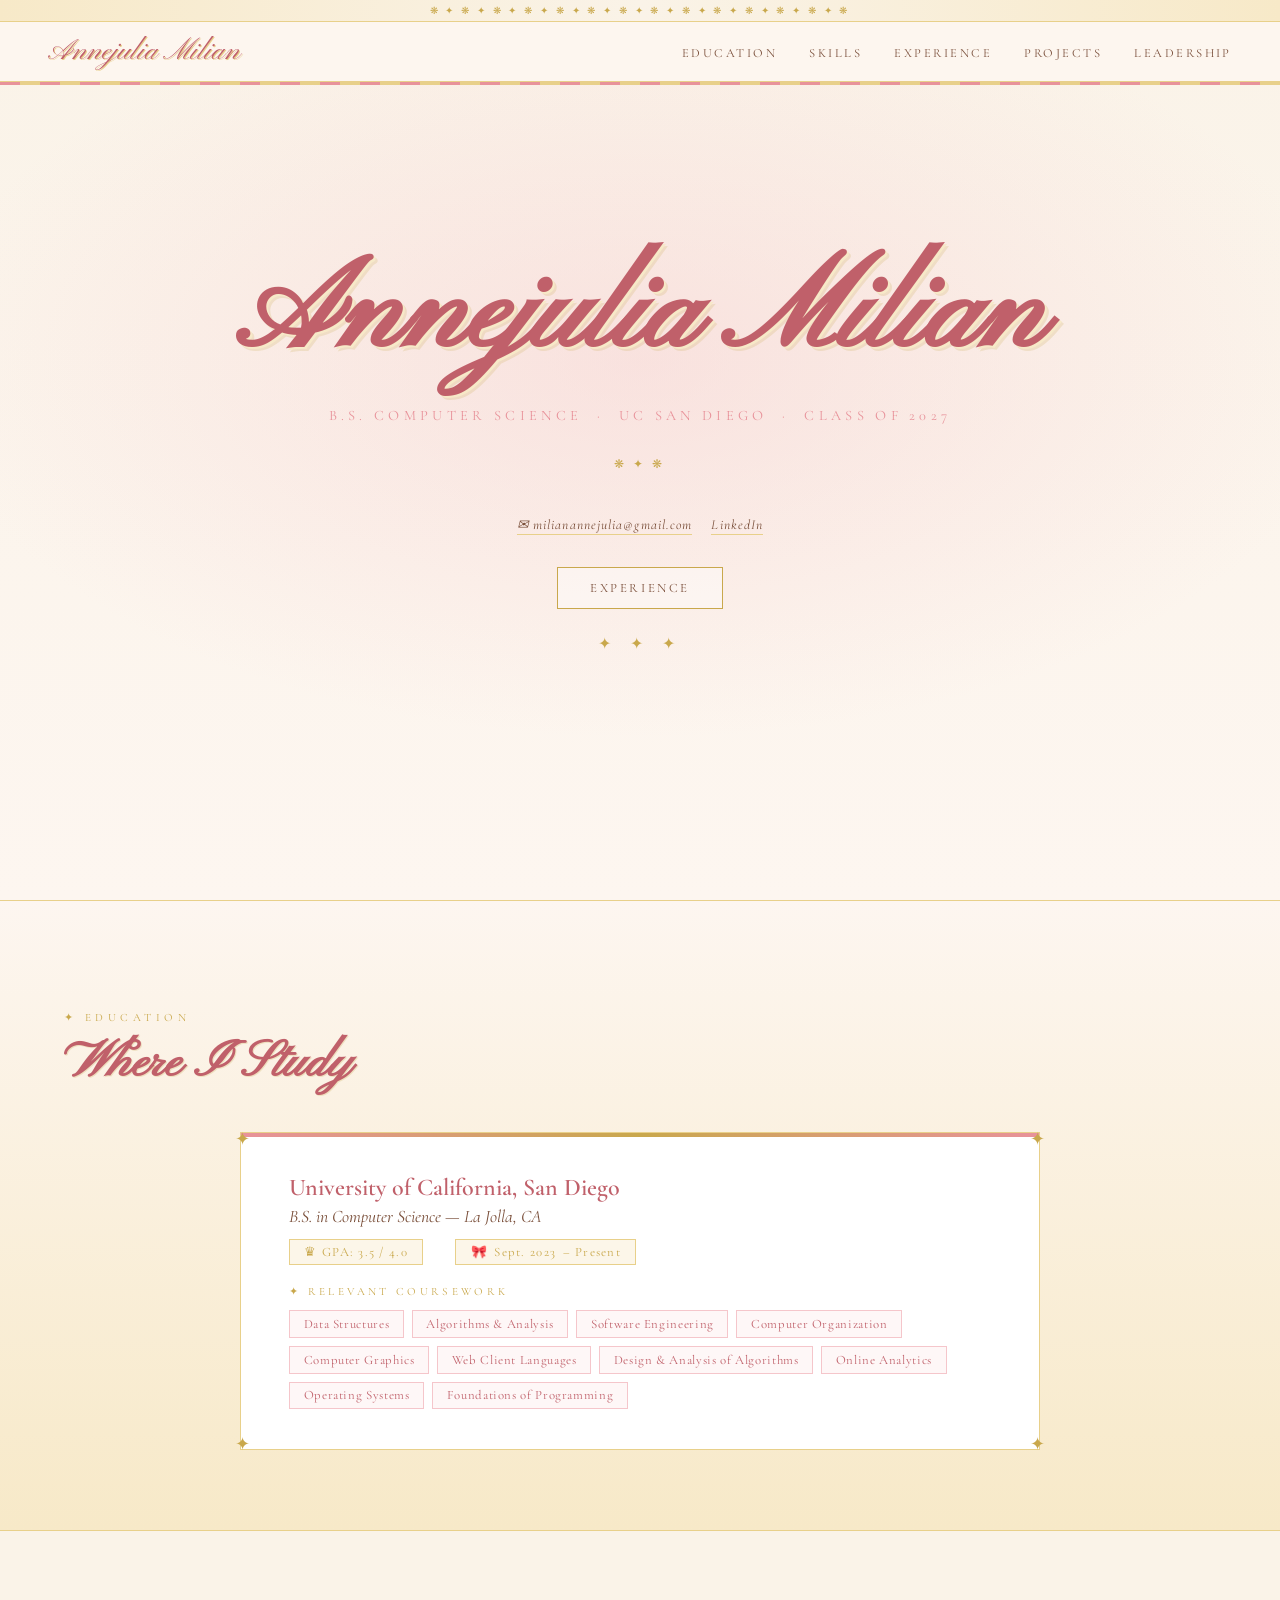
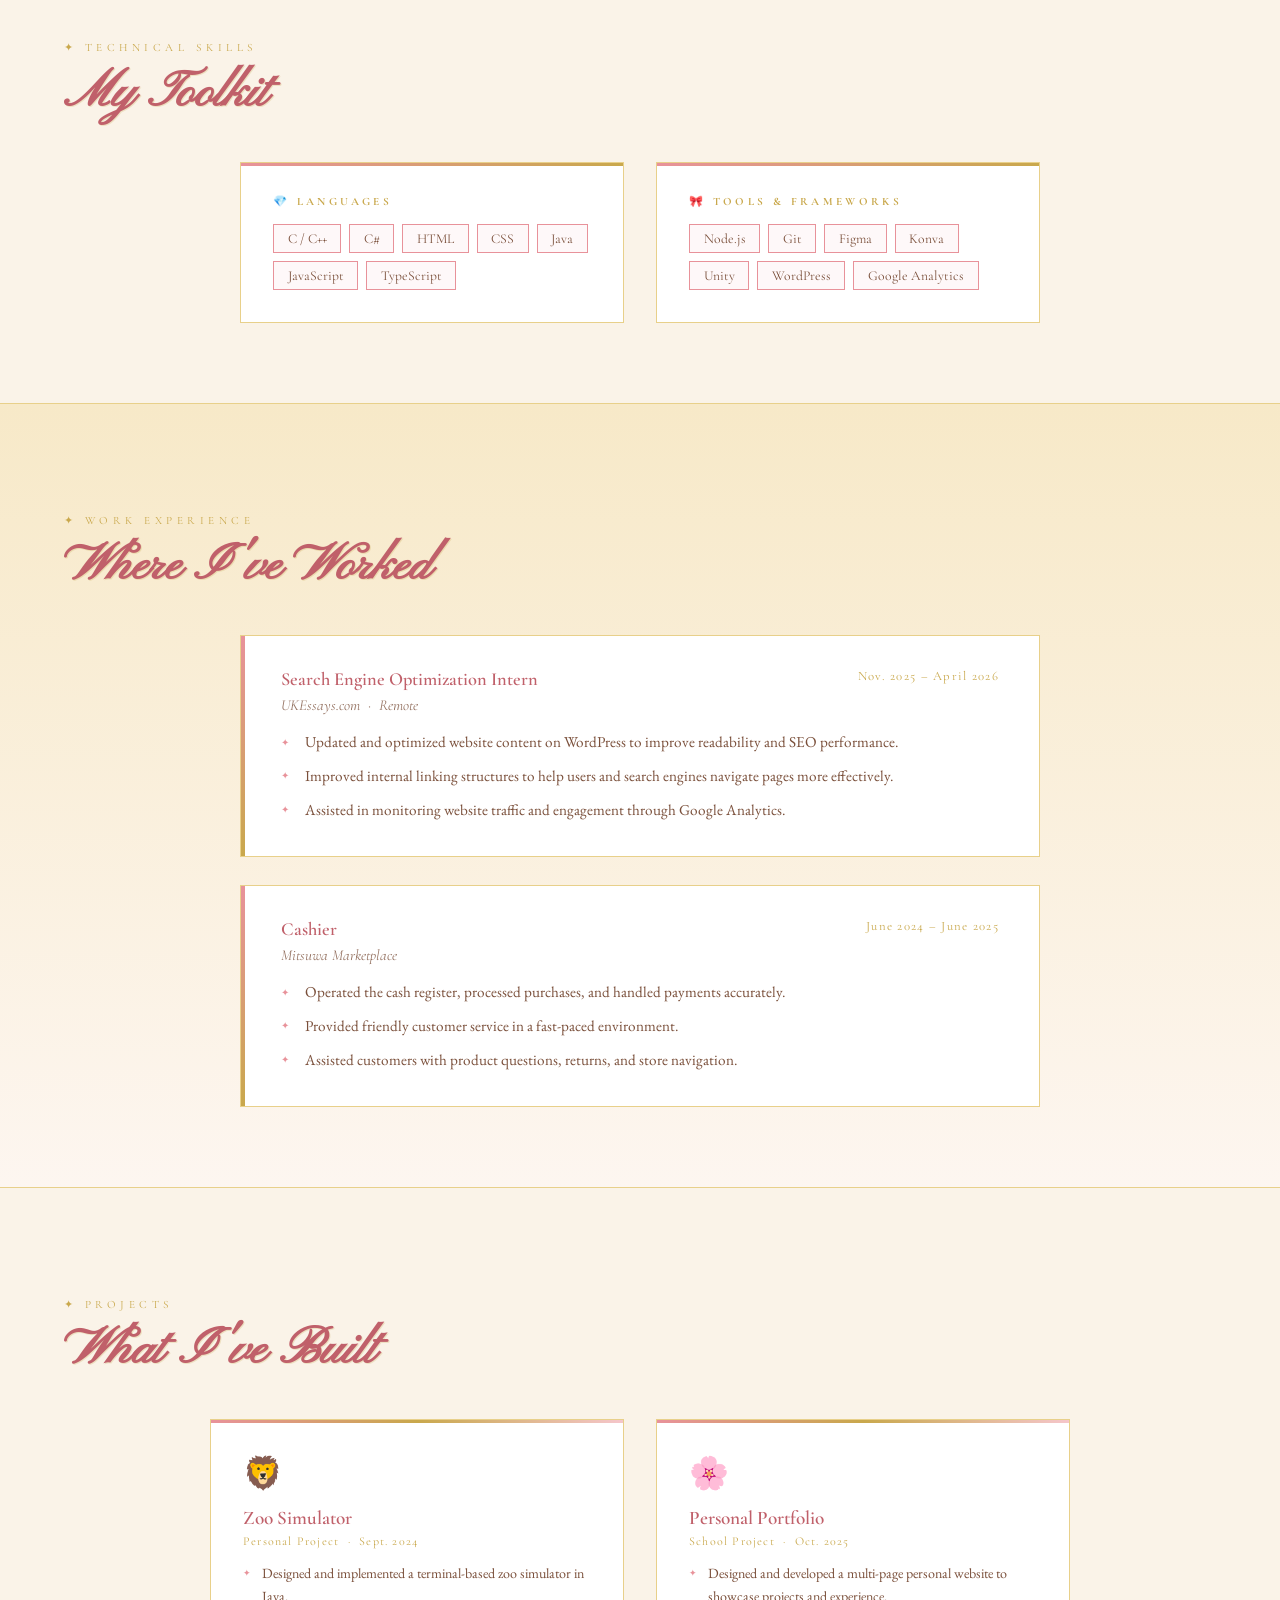
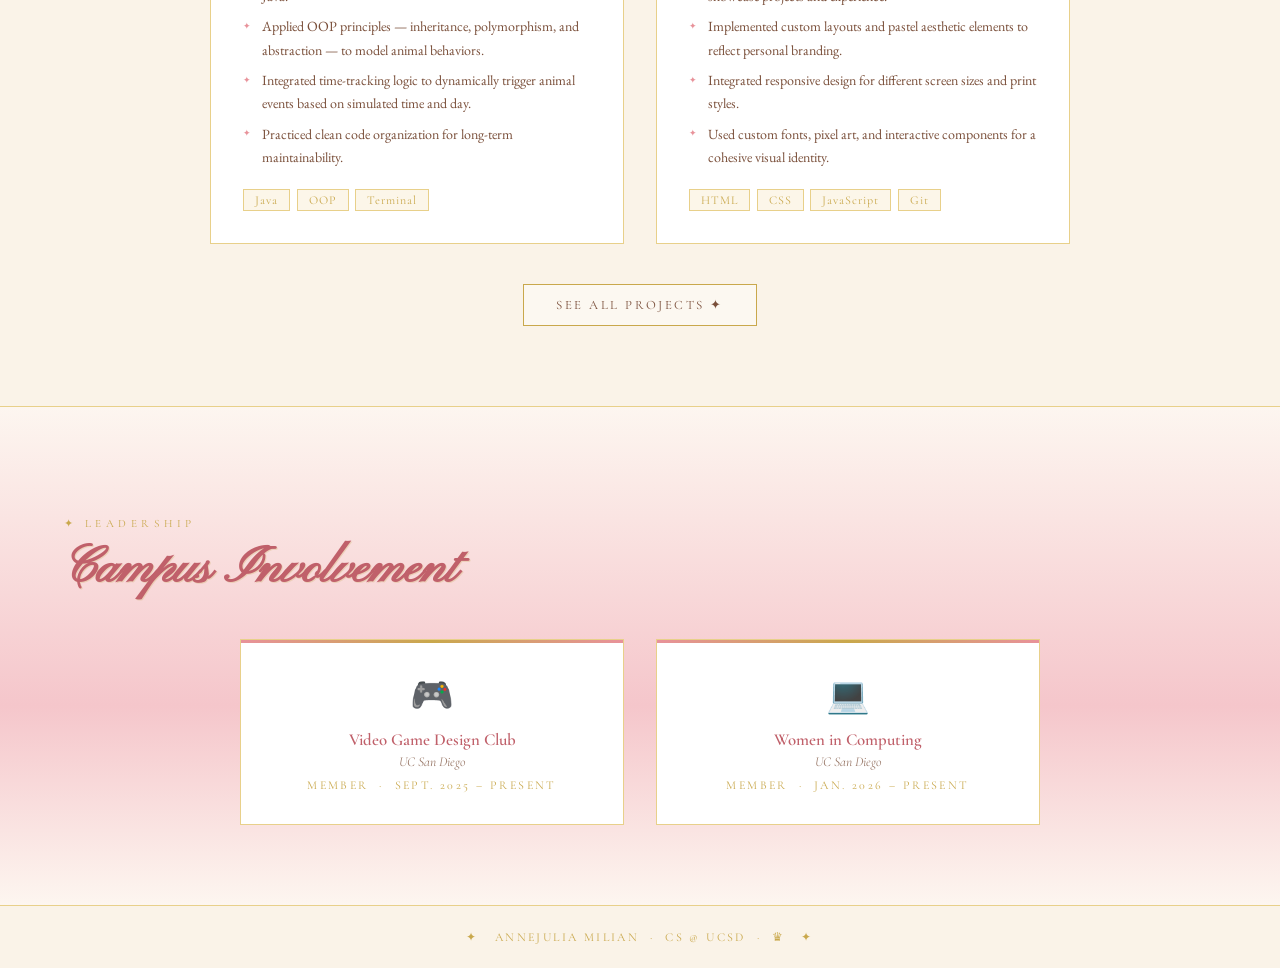
<file: index.html>
<!DOCTYPE html>
<html lang="en">
<head>
  <meta charset="UTF-8"/>
  <meta name="viewport" content="width=device-width, initial-scale=1.0"/>
  <title>Annejulia Milian — Personal Portfolio</title>
  <meta name="description" content="Personal portfolio of Annejulia Milian, BS Computer Science student at UC San Diego, Class of 2027."/>
  <link href="https://fonts.googleapis.com/css2?family=Cormorant+Garamond:ital,wght@0,300;0,400;0,600;1,300;1,400&family=EB+Garamond:ital,wght@0,400;1,400&family=Pinyon+Script&display=swap" rel="stylesheet"/>
  <link rel="stylesheet" href="./stylesheet.css"/>
  <link rel="icon" type="image/x-icon" href="./favicon.ico"/>
  <script async src="https://www.googletagmanager.com/gtag/js?id=G-FR966QTL5C"></script>
  <script>
    window.dataLayer = window.dataLayer || [];
    function gtag(){dataLayer.push(arguments);}
    gtag('js', new Date());
    gtag('config', 'G-68Z6XDDH7T');
  </script>
</head>
<body>
  <header>
    <nav aria-label="Primary navigation">
      <a href="#hero" class="nav-logo">Annejulia Milian</a>

      <button class="nav-toggle" aria-controls="nav-menu" aria-expanded="false" aria-label="Open navigation menu">
        <span aria-hidden="true"></span>
        <span aria-hidden="true"></span>
        <span aria-hidden="true"></span>
      </button>

      <ul class="nav-links" id="nav-menu" role="list">
        <li><a href="#education">Education</a></li>
        <li><a href="#skills">Skills</a></li>
        <li><a href="#experience">Experience</a></li>
        <li><a href="#projects">Projects</a></li>
        <li><a href="#leadership">Leadership</a></li>
      </ul>
    </nav>
  </header>

  <main>
    <section id="hero" aria-labelledby="hero-name">
      <h1 id="hero-name">Annejulia Milian</h1>
      <br>
      <p class="hero-sub">B.S. Computer Science &nbsp;·&nbsp; UC San Diego &nbsp;·&nbsp; Class of 2027</p>

      <div class="hero-divider" aria-hidden="true">
        <span class="divider-gem">❋ ✦ ❋</span>
      </div>

      <address class="hero-contact fade-up delay-1">
        <a href="mailto:milianannejulia@gmail.com">✉ milianannejulia@gmail.com</a>
        <a href="https://www.linkedin.com/in/annejulia-milian-a82b42223/" rel="noopener noreferrer" target="_blank">LinkedIn</a>
      </address>

      <div class="nav-cta-row fade-up delay-2">
        <a href="#experience" class="btn btn-outline">Experience</a>
      </div>
      <p class="ornament fade-up delay-3" aria-hidden="true">✦ ✦ ✦</p>
    </section>
    <section id="education" aria-labelledby="edu-heading">
      <p class="section-label fade-up" aria-hidden="true">✦ Education</p>
      <h2 class="section-title fade-up delay-1" id="edu-heading">Where I Study</h2>

      <article class="edu-card fade-up delay-2">
        <span class="corner tl" aria-hidden="true">✦</span>
        <span class="corner tr" aria-hidden="true">✦</span>
        <span class="corner bl" aria-hidden="true">✦</span>
        <span class="corner br" aria-hidden="true">✦</span>

        <h3 class="edu-school">University of California, San Diego</h3>
        <p class="edu-degree">B.S. in Computer Science — La Jolla, CA</p>

        <ul class="edu-meta" role="list">
          <li class="meta-pill">♛ GPA: 3.5 / 4.0</li>
          <li class="meta-pill">🎀 <time datetime="2023-09">Sept. 2023</time> – Present</li>
        </ul>

        <p class="courses-label" aria-hidden="true">✦ Relevant Coursework</p>
        <ul class="course-tags" role="list" aria-label="Relevant coursework">
          <li class="course-tag">Data Structures</li>
          <li class="course-tag">Algorithms &amp; Analysis</li>
          <li class="course-tag">Software Engineering</li>
          <li class="course-tag">Computer Organization</li>
          <li class="course-tag">Computer Graphics</li>
          <li class="course-tag">Web Client Languages</li>
          <li class="course-tag">Design &amp; Analysis of Algorithms</li>
          <li class="course-tag">Online Analytics</li>
          <li class="course-tag">Operating Systems</li>
          <li class="course-tag">Foundations of Programming</li>
        </ul>
      </article>
    </section>

    <!-- SKILLS -->
    <section id="skills" aria-labelledby="skills-heading">
      <p class="section-label fade-up" aria-hidden="true">✦ Technical Skills</p>
      <h2 class="section-title fade-up delay-1" id="skills-heading">My Toolkit</h2>

      <div class="skills-grid">
        <article class="skill-card fade-up delay-1">
          <h3 class="skill-card-title">💎 Languages</h3>
          <ul class="skill-list" role="list">
            <li class="skill-badge">C / C++</li>
            <li class="skill-badge">C#</li>
            <li class="skill-badge">HTML</li>
            <li class="skill-badge">CSS</li>
            <li class="skill-badge">Java</li>
            <li class="skill-badge">JavaScript</li>
            <li class="skill-badge">TypeScript</li>
          </ul>
        </article>

        <article class="skill-card fade-up delay-2">
          <h3 class="skill-card-title">🎀 Tools &amp; Frameworks</h3>
          <ul class="skill-list" role="list">
            <li class="skill-badge">Node.js</li>
            <li class="skill-badge">Git</li>
            <li class="skill-badge">Figma</li>
            <li class="skill-badge">Konva</li>
            <li class="skill-badge">Unity</li>
            <li class="skill-badge">WordPress</li>
            <li class="skill-badge">Google Analytics</li>
          </ul>
        </article>
      </div>
    </section>

    <!-- EXPERIENCE -->
    <section id="experience" aria-labelledby="exp-heading">
      <p class="section-label fade-up" aria-hidden="true">✦ Work Experience</p>
      <h2 class="section-title fade-up delay-1" id="exp-heading">Where I've Worked</h2>

      <div class="exp-list">

        <article class="exp-card fade-up delay-1">
          <header class="exp-header">
            <h3 class="exp-role">Search Engine Optimization Intern</h3>
            <p class="exp-date"><time datetime="2025-11">Nov. 2025</time> – <time datetime="2026-03">April 2026</time></p>
          </header>
          <p class="exp-company">UKEssays.com &nbsp;·&nbsp; Remote</p>
          <ul class="exp-bullets">
            <li>Updated and optimized website content on WordPress to improve readability and SEO performance.</li>
            <li>Improved internal linking structures to help users and search engines navigate pages more effectively.</li>
            <li>Assisted in monitoring website traffic and engagement through Google Analytics.</li>
          </ul>
        </article>

        <article class="exp-card fade-up delay-2">
          <header class="exp-header">
            <h3 class="exp-role">Cashier</h3>
            <p class="exp-date"><time datetime="2024-06">June 2024</time> – <time datetime="2025-06">June 2025</time></p>
          </header>
          <p class="exp-company">Mitsuwa Marketplace</p>
          <ul class="exp-bullets">
            <li>Operated the cash register, processed purchases, and handled payments accurately.</li>
            <li>Provided friendly customer service in a fast-paced environment.</li>
            <li>Assisted customers with product questions, returns, and store navigation.</li>
          </ul>
        </article>

      </div>
    </section>

    <!-- PROJECTS -->
    <section id="projects" aria-labelledby="proj-heading">
      <p class="section-label fade-up" aria-hidden="true">✦ Projects</p>
      <h2 class="section-title fade-up delay-1" id="proj-heading">What I've Built</h2>

      <div class="proj-grid">

        <article class="proj-card fade-up delay-1">
          <span class="proj-icon" aria-hidden="true">🦁</span>
          <h3 class="proj-title">Zoo Simulator</h3>
          <p class="proj-date">Personal Project &nbsp;·&nbsp; <time datetime="2024-09">Sept. 2024</time></p>
          <ul class="proj-bullets">
            <li>Designed and implemented a terminal-based zoo simulator in Java.</li>
            <li>Applied OOP principles — inheritance, polymorphism, and abstraction — to model animal behaviors.</li>
            <li>Integrated time-tracking logic to dynamically trigger animal events based on simulated time and day.</li>
            <li>Practiced clean code organization for long-term maintainability.</li>
          </ul>
          <ul class="proj-tags" role="list" aria-label="Technologies used">
            <li class="proj-tag">Java</li>
            <li class="proj-tag">OOP</li>
            <li class="proj-tag">Terminal</li>
          </ul>
        </article>

        <article class="proj-card fade-up delay-2">
          <span class="proj-icon" aria-hidden="true">🌸</span>
          <h3 class="proj-title">Personal Portfolio</h3>
          <p class="proj-date">School Project &nbsp;·&nbsp; <time datetime="2025-10">Oct. 2025</time></p>
          <ul class="proj-bullets">
            <li>Designed and developed a multi-page personal website to showcase projects and experience.</li>
            <li>Implemented custom layouts and pastel aesthetic elements to reflect personal branding.</li>
            <li>Integrated responsive design for different screen sizes and print styles.</li>
            <li>Used custom fonts, pixel art, and interactive components for a cohesive visual identity.</li>
          </ul>
          <ul class="proj-tags" role="list" aria-label="Technologies used">
            <li class="proj-tag">HTML</li>
            <li class="proj-tag">CSS</li>
            <li class="proj-tag">JavaScript</li>
            <li class="proj-tag">Git</li>
          </ul>
        </article>

      </div>

      <div class="proj-more-cta fade-up delay-3">
        <a href="./projects.html" class="btn btn-outline">See All Projects ✦</a>
      </div>
    </section>

    <!-- LEADERSHIP -->
    <section id="leadership" aria-labelledby="lead-heading">
      <p class="section-label fade-up" aria-hidden="true">✦ Leadership</p>
      <h2 class="section-title fade-up delay-1" id="lead-heading">Campus Involvement</h2>

      <div class="lead-grid">

        <article class="lead-card fade-up delay-1">
          <span class="lead-icon" aria-hidden="true">🎮</span>
          <h3 class="lead-org">Video Game Design Club</h3>
          <p class="lead-school">UC San Diego</p>
          <p class="lead-role">Member &nbsp;·&nbsp; <time datetime="2025-09">Sept. 2025</time> – Present</p>
        </article>

        <article class="lead-card fade-up delay-2">
          <span class="lead-icon" aria-hidden="true">💻</span>
          <h3 class="lead-org">Women in Computing</h3>
          <p class="lead-school">UC San Diego</p>
          <p class="lead-role">Member &nbsp;·&nbsp; <time datetime="2026-01">Jan. 2026</time> – Present</p>
        </article>

      </div>
    </section>

  </main>

  <footer>
    <p>✦ &nbsp; Annejulia Milian &nbsp;·&nbsp; CS @ UCSD &nbsp;·&nbsp; ♛ &nbsp; ✦</p>
  </footer>

  <script>
    const observer = new IntersectionObserver((entries) => {
      entries.forEach(entry => {
        if (entry.isIntersecting) {
          entry.target.style.animationPlayState = 'running';
          observer.unobserve(entry.target);
        }
      });
    }, { threshold: 0.12 });

    document.querySelectorAll('.fade-up').forEach(el => observer.observe(el));

    // Mobile nav toggle
    const toggle = document.querySelector('.nav-toggle');
    const menu = document.getElementById('nav-menu');
    if (toggle && menu) {
      toggle.addEventListener('click', () => {
        const open = toggle.getAttribute('aria-expanded') === 'true';
        toggle.setAttribute('aria-expanded', String(!open));
        menu.classList.toggle('nav-open');
      });
      menu.querySelectorAll('a').forEach(link => {
        link.addEventListener('click', () => {
          toggle.setAttribute('aria-expanded', 'false');
          menu.classList.remove('nav-open');
        });
      });
    }
  </script>
</body>
</html>
</file>
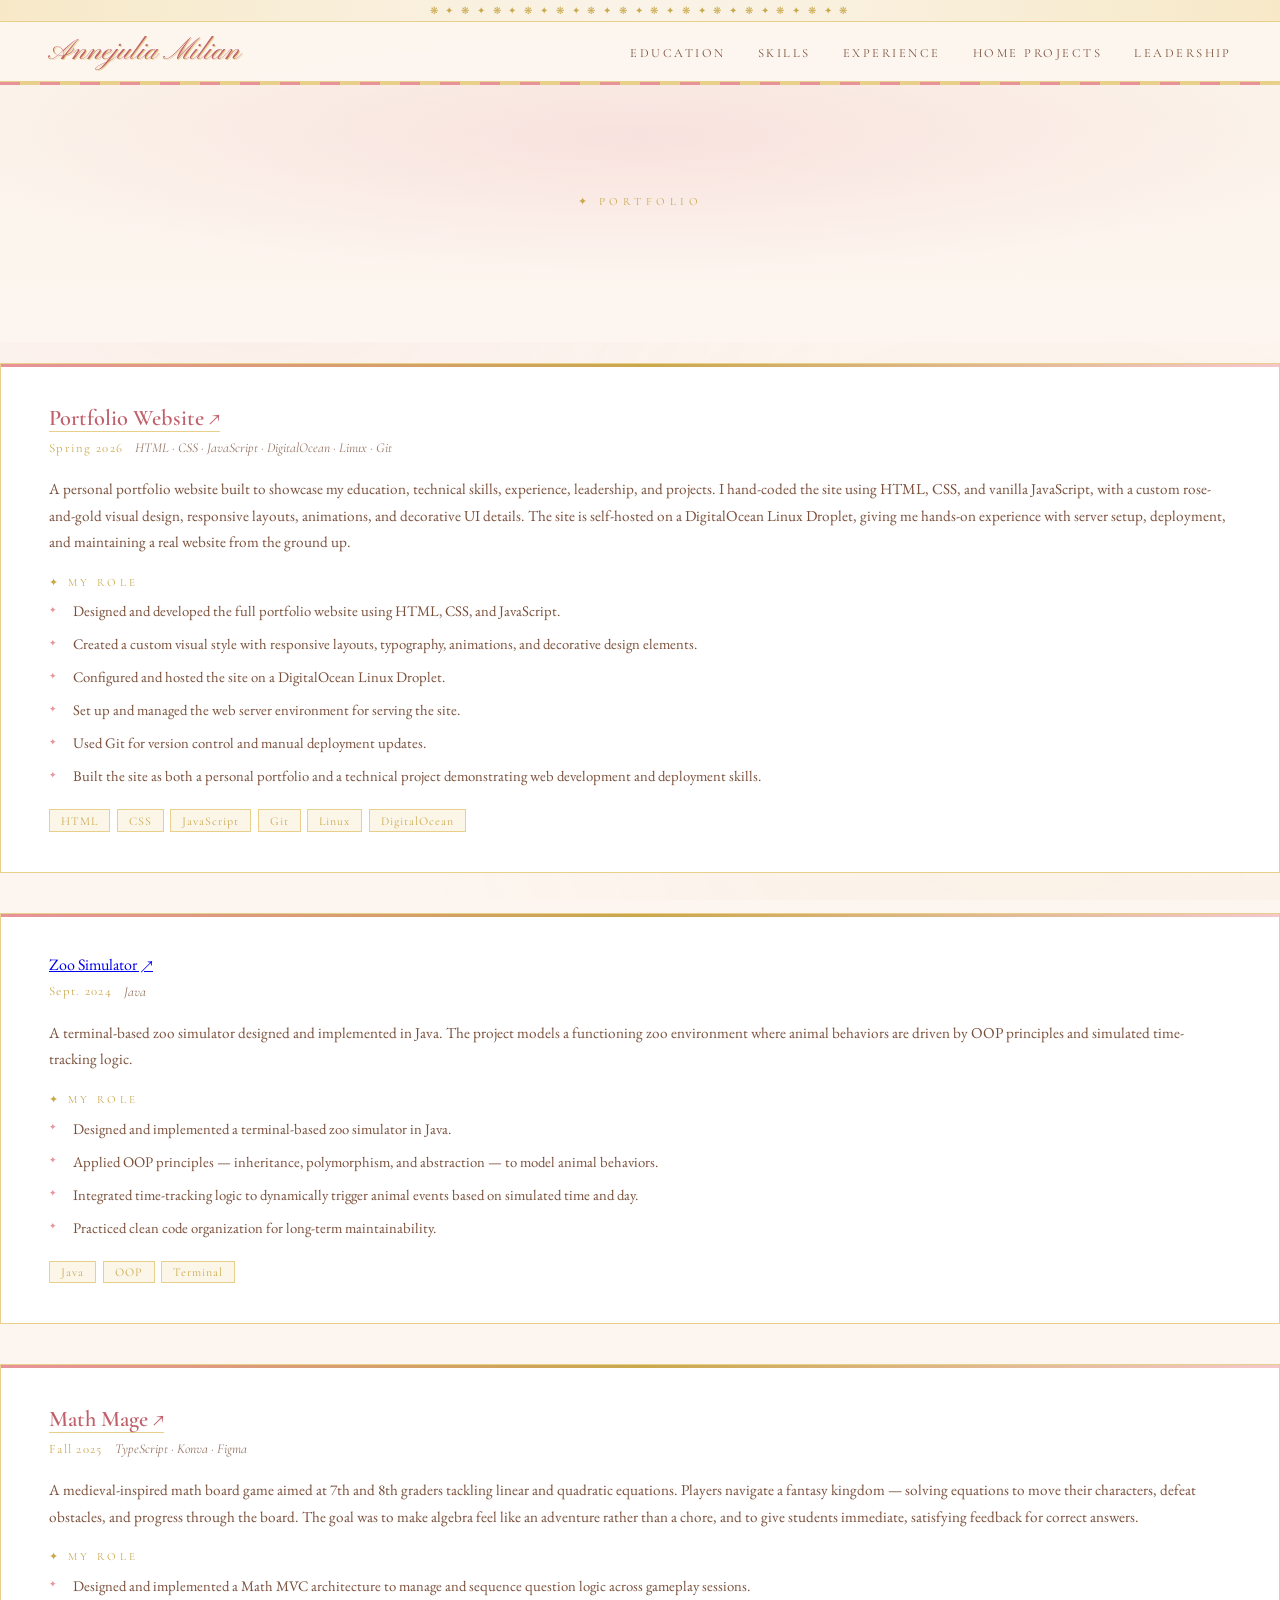
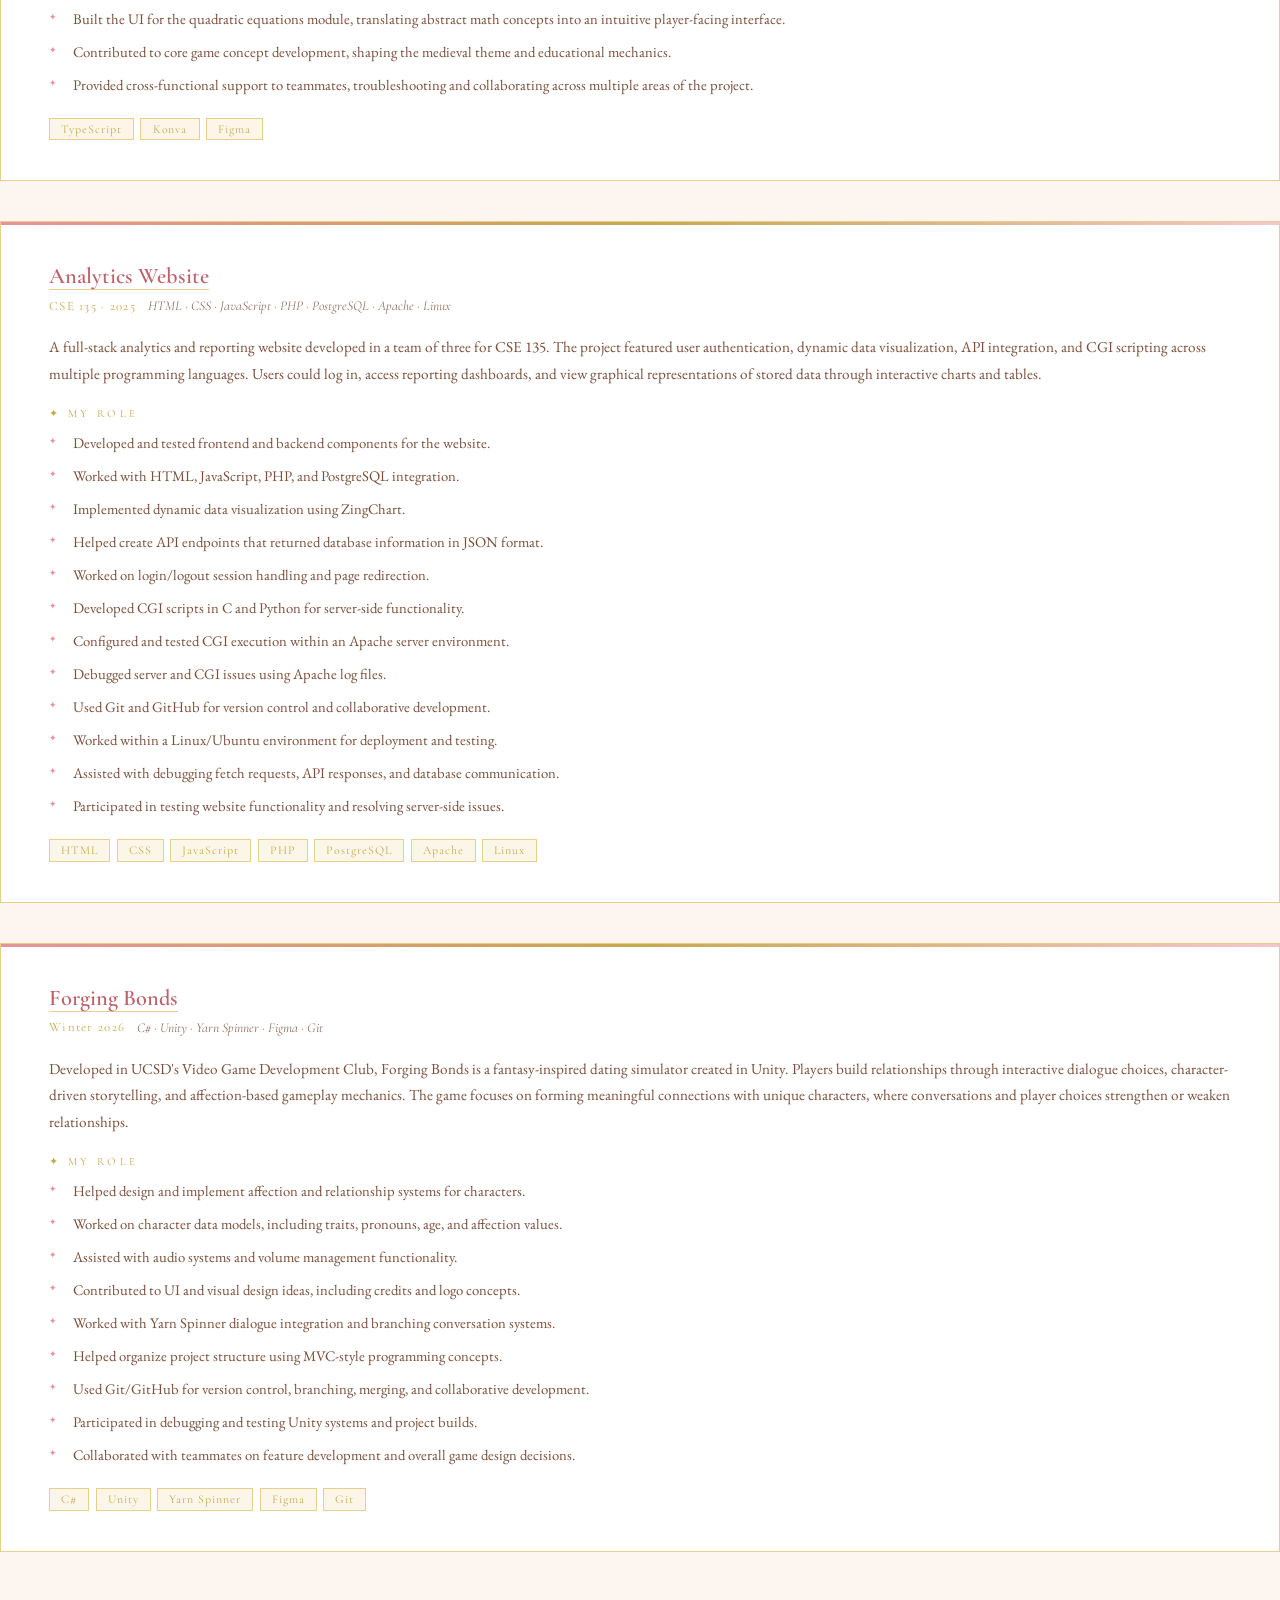
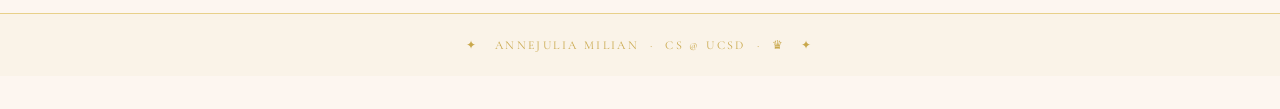
<file: projects.html>
<!DOCTYPE html>
<html lang="en">
<head>
  <meta charset="UTF-8"/>
  <meta name="viewport" content="width=device-width, initial-scale=1.0"/>
  <title>Projects — Annejulia Milian</title>
  <meta name="description" content="Full project list for Annejulia Milian, CS student at UC San Diego."/>
  <link href="https://fonts.googleapis.com/css2?family=Cormorant+Garamond:ital,wght@0,300;0,400;0,600;1,300;1,400&family=EB+Garamond:ital,wght@0,400;1,400&family=Pinyon+Script&display=swap" rel="stylesheet"/>
  <link rel="stylesheet" href="./stylesheet.css"/>
  <link rel="icon" type="image/x-icon" href="./favicon.ico"/>
</head>
<body>
  <header>
    <nav aria-label="Primary navigation">
      <a href="./index.html" class="nav-logo">Annejulia Milian</a>

      <button class="nav-toggle" aria-controls="nav-menu" aria-expanded="false" aria-label="Open navigation menu">
        <span aria-hidden="true"></span>
        <span aria-hidden="true"></span>
        <span aria-hidden="true"></span>
      </button>

      <ul class="nav-links" id="nav-menu" role="list">
        <li><a href="./index.html#education">Education</a></li>
        <li><a href="./index.html#skills">Skills</a></li>
        <li><a href="./index.html#experience">Experience</a></li>
        <li><a href="./index.html#projects">Home Projects</a></li>
        <li><a href="./index.html#leadership">Leadership</a></li>
      </ul>
    </nav>
  </header>

  <main>

    <!-- PAGE HERO -->
    <section class="page-hero" aria-labelledby="page-title">
      <p class="section-label fade-up" aria-hidden="true">✦ Portfolio</p>
      </div>
    </section>
    <projects-list class="projects-page-main">

      <article class="proj-entry fade-up" data-tags="HTML CSS JavaScript Git Linux">
        <header class="proj-entry-header">
          <h2 class="proj-entry-title">
            <a href="https://annejulia.com" target="_blank" rel="noopener noreferrer">Portfolio Website ↗</a>
          </h2>
          <div class="proj-entry-meta">
            <span class="proj-entry-date"><time datetime="2026">Spring 2026</time></span>
            <span class="proj-entry-tech">HTML · CSS · JavaScript · DigitalOcean · Linux · Git</span>
          </div>
        </header>
        <p class="proj-entry-desc">A personal portfolio website built to showcase my education, technical skills, experience, leadership, and projects. I hand-coded the site using HTML, CSS, and vanilla JavaScript, with a custom rose-and-gold visual design, responsive layouts, animations, and decorative UI details. The site is self-hosted on a DigitalOcean Linux Droplet, giving me hands-on experience with server setup, deployment, and maintaining a real website from the ground up.</p>
        <p class="proj-entry-role-label" aria-hidden="true">✦ My Role</p>
        <ul class="proj-entry-bullets">
          <li>Designed and developed the full portfolio website using HTML, CSS, and JavaScript.</li>
          <li>Created a custom visual style with responsive layouts, typography, animations, and decorative design elements.</li>
          <li>Configured and hosted the site on a DigitalOcean Linux Droplet.</li>
          <li>Set up and managed the web server environment for serving the site.</li>
          <li>Used Git for version control and manual deployment updates.</li>
          <li>Built the site as both a personal portfolio and a technical project demonstrating web development and deployment skills.</li>
        </ul>
        <br>
        <ul class="proj-tags" role="list" aria-label="Technologies used">
          <li class="proj-tag">HTML</li>
          <li class="proj-tag">CSS</li>
          <li class="proj-tag">JavaScript</li>
          <li class="proj-tag">Git</li>
          <li class="proj-tag">Linux</li>
          <li class="proj-tag">DigitalOcean</li>
        </ul>
      </article>

      <article class="proj-entry fade-up" data-tags="Java OOP">
        <header class="proj-entry-header">
          <a href="https://github.com/monbebe0319/ZooSimulator" target="_blank" rel="noopener noreferrer">Zoo Simulator ↗</a>
          <div class="proj-entry-meta">
            <span class="proj-entry-date"><time datetime="2024-09">Sept. 2024</time></span>
            <span class="proj-entry-tech">Java</span>
          </div>
        </header>
        <p class="proj-entry-desc">A terminal-based zoo simulator designed and implemented in Java. The project models a functioning zoo environment where animal behaviors are driven by OOP principles and simulated time-tracking logic.</p>
        <p class="proj-entry-role-label" aria-hidden="true">✦ My Role</p>
        <ul class="proj-entry-bullets">
          <li>Designed and implemented a terminal-based zoo simulator in Java.</li>
          <li>Applied OOP principles — inheritance, polymorphism, and abstraction — to model animal behaviors.</li>
          <li>Integrated time-tracking logic to dynamically trigger animal events based on simulated time and day.</li>
          <li>Practiced clean code organization for long-term maintainability.</li>
        </ul>
        <br>
        <ul class="proj-tags" role="list" aria-label="Technologies used">
          <li class="proj-tag">Java</li>
          <li class="proj-tag">OOP</li>
          <li class="proj-tag">Terminal</li>
        </ul>
      </article>

      <article class="proj-entry fade-up" data-tags="TypeScript Konva Figma">
        <header class="proj-entry-header">
          <h2 class="proj-entry-title">
            <a href="https://github.com/monbebe0319/cse-110-project-team-9" target="_blank" rel="noopener noreferrer">Math Mage ↗</a>
          </h2>
          <div class="proj-entry-meta">
            <span class="proj-entry-date"><time datetime="2025">Fall 2025</time></span>
            <span class="proj-entry-tech">TypeScript · Konva · Figma</span>
          </div>
        </header>
        <p class="proj-entry-desc">A medieval-inspired math board game aimed at 7th and 8th graders tackling linear and quadratic equations. Players navigate a fantasy kingdom — solving equations to move their characters, defeat obstacles, and progress through the board. The goal was to make algebra feel like an adventure rather than a chore, and to give students immediate, satisfying feedback for correct answers.</p>
        <p class="proj-entry-role-label" aria-hidden="true">✦ My Role</p>
        <ul class="proj-entry-bullets">
          <li>Designed and implemented a Math MVC architecture to manage and sequence question logic across gameplay sessions.</li>
          <li>Built the UI for the quadratic equations module, translating abstract math concepts into an intuitive player-facing interface.</li>
          <li>Contributed to core game concept development, shaping the medieval theme and educational mechanics.</li>
          <li>Provided cross-functional support to teammates, troubleshooting and collaborating across multiple areas of the project.</li>
        </ul>
        <br>
        <ul class="proj-tags" role="list" aria-label="Technologies used">
          <li class="proj-tag">TypeScript</li>
          <li class="proj-tag">Konva</li>
          <li class="proj-tag">Figma</li>
        </ul>
      </article>

      <article class="proj-entry fade-up" data-tags="HTML CSS JavaScript PHP PostgreSQL Linux">
        <header class="proj-entry-header">
          <h2 class="proj-entry-title"><a href="https://github.com/monbebe0319/cse135-website" target="_blank" rel="noopener noreferrer">Analytics Website</a></h2>
          <div class="proj-entry-meta">
            <span class="proj-entry-date">CSE 135 · <time datetime="2025">2025</time></span>
            <span class="proj-entry-tech">HTML · CSS · JavaScript · PHP · PostgreSQL · Apache · Linux</span>
          </div>
        </header>
        <p class="proj-entry-desc">A full-stack analytics and reporting website developed in a team of three for CSE 135. The project featured user authentication, dynamic data visualization, API integration, and CGI scripting across multiple programming languages. Users could log in, access reporting dashboards, and view graphical representations of stored data through interactive charts and tables.</p>
        <p class="proj-entry-role-label" aria-hidden="true">✦ My Role</p>
        <ul class="proj-entry-bullets">
          <li>Developed and tested frontend and backend components for the website.</li>
          <li>Worked with HTML, JavaScript, PHP, and PostgreSQL integration.</li>
          <li>Implemented dynamic data visualization using ZingChart.</li>
          <li>Helped create API endpoints that returned database information in JSON format.</li>
          <li>Worked on login/logout session handling and page redirection.</li>
          <li>Developed CGI scripts in C and Python for server-side functionality.</li>
          <li>Configured and tested CGI execution within an Apache server environment.</li>
          <li>Debugged server and CGI issues using Apache log files.</li>
          <li>Used Git and GitHub for version control and collaborative development.</li>
          <li>Worked within a Linux/Ubuntu environment for deployment and testing.</li>
          <li>Assisted with debugging fetch requests, API responses, and database communication.</li>
          <li>Participated in testing website functionality and resolving server-side issues.</li>
        </ul>
        <br>
        <ul class="proj-tags" role="list" aria-label="Technologies used">
          <li class="proj-tag">HTML</li>
          <li class="proj-tag">CSS</li>
          <li class="proj-tag">JavaScript</li>
          <li class="proj-tag">PHP</li>
          <li class="proj-tag">PostgreSQL</li>
          <li class="proj-tag">Apache</li>
          <li class="proj-tag">Linux</li>
        </ul>
      </article>

      <article class="proj-entry fade-up" data-tags="C# Unity Figma Git">
        <header class="proj-entry-header">
          <h2 class="proj-entry-title"><a href="https://atwistedjoke.itch.io/forging-bonds-vgdc" target="_blank" rel="noopener noreferrer">Forging Bonds</a></h2>
          <div class="proj-entry-meta">
            <span class="proj-entry-date"><time datetime="2026">Winter 2026</time></span>
            <span class="proj-entry-tech">C# · Unity · Yarn Spinner · Figma · Git</span>
          </div>
        </header>
        <p class="proj-entry-desc">Developed in UCSD's Video Game Development Club, Forging Bonds is a fantasy-inspired dating simulator created in Unity. Players build relationships through interactive dialogue choices, character-driven storytelling, and affection-based gameplay mechanics. The game focuses on forming meaningful connections with unique characters, where conversations and player choices strengthen or weaken relationships.</p>
        <p class="proj-entry-role-label" aria-hidden="true">✦ My Role</p>
        <ul class="proj-entry-bullets">
          <li>Helped design and implement affection and relationship systems for characters.</li>
          <li>Worked on character data models, including traits, pronouns, age, and affection values.</li>
          <li>Assisted with audio systems and volume management functionality.</li>
          <li>Contributed to UI and visual design ideas, including credits and logo concepts.</li>
          <li>Worked with Yarn Spinner dialogue integration and branching conversation systems.</li>
          <li>Helped organize project structure using MVC-style programming concepts.</li>
          <li>Used Git/GitHub for version control, branching, merging, and collaborative development.</li>
          <li>Participated in debugging and testing Unity systems and project builds.</li>
          <li>Collaborated with teammates on feature development and overall game design decisions.</li>
        </ul>
        <br>
        <ul class="proj-tags" role="list" aria-label="Technologies used">
          <li class="proj-tag">C#</li>
          <li class="proj-tag">Unity</li>
          <li class="proj-tag">Yarn Spinner</li>
          <li class="proj-tag">Figma</li>
          <li class="proj-tag">Git</li>
        </ul>
      </article>

    </projects-list>

    <!-- No results message (hidden by default) -->
    <p class="filter-empty" id="filter-empty" aria-live="polite" hidden>
      No projects match that filter. <button class="filter-reset-inline" data-filter="all">Show all ✦</button>
    </p>

  </main>

  <footer>
    <p>✦ &nbsp; Annejulia Milian &nbsp;·&nbsp; CS @ UCSD &nbsp;·&nbsp; ♛ &nbsp; ✦</p>
  </footer>

  <script>
    // ── Fade-up on scroll ──
    const observer = new IntersectionObserver((entries) => {
      entries.forEach(entry => {
        if (entry.isIntersecting) {
          entry.target.style.animationPlayState = 'running';
          observer.unobserve(entry.target);
        }
      });
    }, { threshold: 0.1 });

    document.querySelectorAll('.fade-up').forEach(el => observer.observe(el));

    // ── Mobile nav toggle ──
    const toggle = document.querySelector('.nav-toggle');
    const menu = document.getElementById('nav-menu');
    if (toggle && menu) {
      toggle.addEventListener('click', () => {
        const open = toggle.getAttribute('aria-expanded') === 'true';
        toggle.setAttribute('aria-expanded', String(!open));
        menu.classList.toggle('nav-open');
      });
      menu.querySelectorAll('a').forEach(link => {
        link.addEventListener('click', () => {
          toggle.setAttribute('aria-expanded', 'false');
          menu.classList.remove('nav-open');
        });
      });
    }

    // ── Tag filter ──
    const filterBtns = document.querySelectorAll('.filter-btn, .filter-reset-inline');
    const entries = document.querySelectorAll('.proj-entry');
    const emptyMsg = document.getElementById('filter-empty');

    function applyFilter(tag) {
      let visible = 0;
      entries.forEach(entry => {
        const tags = entry.dataset.tags || '';
        const show = tag === 'all' || tags.split(' ').includes(tag);
        entry.style.display = show ? '' : 'none';
        if (show) visible++;
      });
      emptyMsg.hidden = visible > 0;

      // Update active button state
      document.querySelectorAll('.filter-btn').forEach(btn => {
        btn.classList.toggle('active', btn.dataset.filter === tag);
      });
    }

    filterBtns.forEach(btn => {
      btn.addEventListener('click', () => applyFilter(btn.dataset.filter));
    });
  </script>
</body>
</html>
</file>
<file: stylesheet.css>
:root {
      --blush: #f5c6cb;
      --rose: #e8929a;
      --deep-rose: #c0606a;
      --cream: #fdf6f0;
      --ivory: #faf3e8;
      --gold: #c9a84c;
      --gold-light: #e8d08a;
      --champagne: #f7e9c8;
      --brown: #7a4f3a;
      --lace: rgba(255,255,255,0.6);
    }

    *, *::before, *::after { box-sizing: border-box; margin: 0; padding: 0; }
    html { scroll-behavior: smooth; }

    body {
      background-color: var(--cream);
      color: var(--brown);
      font-family: 'EB Garamond', serif;
      cursor: url("data:image/svg+xml,%3Csvg xmlns='http://www.w3.org/2000/svg' width='24' height='24'%3E%3Ccircle cx='12' cy='12' r='4' fill='%23e8929a' opacity='0.8'/%3E%3Ccircle cx='12' cy='12' r='7' stroke='%23c9a84c' stroke-width='1' fill='none'/%3E%3C/svg%3E") 12 12, auto;
      overflow-x: hidden;
    }

    body::before {
      content: '';
      position: fixed;
      inset: 0;
      background-image:
        radial-gradient(circle at 20% 20%, rgba(232,146,154,0.08) 0%, transparent 50%),
        radial-gradient(circle at 80% 80%, rgba(201,168,76,0.06) 0%, transparent 50%);
      pointer-events: none;
      z-index: 0;
    }

    body::after {
      content: '❋ ✦ ❋ ✦ ❋ ✦ ❋ ✦ ❋ ✦ ❋ ✦ ❋ ✦ ❋ ✦ ❋ ✦ ❋ ✦ ❋ ✦ ❋ ✦ ❋ ✦ ❋';
      position: fixed;
      top: 0; left: 0; right: 0;
      text-align: center;
      font-size: 0.6rem;
      color: var(--gold);
      letter-spacing: 0.3em;
      padding: 4px 0;
      background: linear-gradient(90deg, var(--champagne), var(--ivory), var(--champagne));
      border-bottom: 1px solid var(--gold-light);
      z-index: 200;
    }

    /* ── PEARLS ── */
    .pearl {
      position: fixed;
      border-radius: 50%;
      background: radial-gradient(circle at 35% 35%, #fff 0%, var(--blush) 40%, #d4a0a6 100%);
      box-shadow: inset -2px -2px 4px rgba(0,0,0,0.1), 0 2px 8px rgba(232,146,154,0.3);
      animation: float-pearl linear infinite;
      pointer-events: none;
      z-index: 1;
      opacity: 0;
    }
    .pearl:nth-child(1)  { width:12px; height:12px; left:5%;  animation-duration:18s; animation-delay:0s;  }
    .pearl:nth-child(2)  { width:8px;  height:8px;  left:15%; animation-duration:22s; animation-delay:3s;  }
    .pearl:nth-child(3)  { width:14px; height:14px; left:28%; animation-duration:16s; animation-delay:6s;  }
    .pearl:nth-child(4)  { width:6px;  height:6px;  left:42%; animation-duration:20s; animation-delay:1s;  }
    .pearl:nth-child(5)  { width:10px; height:10px; left:58%; animation-duration:24s; animation-delay:4s;  }
    .pearl:nth-child(6)  { width:16px; height:16px; left:68%; animation-duration:19s; animation-delay:8s;  }
    .pearl:nth-child(7)  { width:7px;  height:7px;  left:78%; animation-duration:21s; animation-delay:2s;  }
    .pearl:nth-child(8)  { width:11px; height:11px; left:88%; animation-duration:17s; animation-delay:5s;  }

    @keyframes float-pearl {
      0%   { bottom:-20px; opacity:0; transform:translateX(0); }
      10%  { opacity:0.7; }
      90%  { opacity:0.5; }
      100% { bottom:110vh; opacity:0; transform:translateX(25px); }
    }

    /* ── NAV ── */
    nav {
      position: fixed;
      top: 22px; left: 0; right: 0;
      height: 60px;
      display: flex;
      align-items: center;
      justify-content: space-between;
      padding: 0 3rem;
      background: rgba(253,246,240,0.95);
      border-bottom: 1px solid var(--gold-light);
      backdrop-filter: blur(10px);
      z-index: 100;
    }

    nav::after {
      content: '';
      position: absolute;
      bottom: -4px; left: 0; right: 0;
      height: 3px;
      background: repeating-linear-gradient(90deg,
        var(--rose) 0, var(--rose) 20px,
        var(--gold-light) 20px, var(--gold-light) 40px
      );
    }

    .nav-logo {
      font-family: 'Pinyon Script', cursive;
      font-size: 1.9rem;
      color: var(--deep-rose);
      text-decoration: none;
      text-shadow: 1px 1px 0 var(--gold-light);
    }

    .nav-links { display:flex; gap:2rem; list-style:none; }

    .nav-links a {
      font-family: 'Cormorant Garamond', serif;
      font-size: 0.78rem;
      letter-spacing: 0.2em;
      text-transform: uppercase;
      color: var(--brown);
      text-decoration: none;
      position: relative;
      transition: color 0.3s;
    }

    .nav-links a::after {
      content: '';
      position: absolute;
      bottom: -3px; left: 0; right: 0;
      height: 1px;
      background: var(--rose);
      transform: scaleX(0);
      transition: transform 0.3s;
    }

    .nav-links a:hover { color: var(--deep-rose); }
    .nav-links a:hover::after { transform: scaleX(1); }

    /* ── SECTIONS ── */
    section {
      position: relative;
      z-index: 2;
      padding: 110px 5vw 5rem;
    }

    section + section { border-top: 1px solid var(--gold-light); }

    .section-label {
      font-family: 'Cormorant Garamond', serif;
      font-size: 0.7rem;
      letter-spacing: 0.4em;
      text-transform: uppercase;
      color: var(--gold);
      margin-bottom: 0.75rem;
    }

    h2.section-title {
      font-family: 'Pinyon Script', cursive;
      font-size: clamp(2.2rem, 4vw, 3.8rem);
      color: var(--deep-rose);
      line-height: 1.1;
      margin-bottom: 2.5rem;
      text-shadow: 1px 1px 0 rgba(201,168,76,0.25);
    }

    .ornament {
      text-align: center;
      color: var(--gold);
      font-size: 1rem;
      letter-spacing: 0.5em;
      margin: 1.5rem 0;
      opacity: 0.6;
    }

    /* ── HERO ── */
    #hero {
      min-height: 100vh;
      display: flex;
      flex-direction: column;
      justify-content: center;
      align-items: center;
      text-align: center;
      background:
        radial-gradient(ellipse 80% 60% at 50% 40%, rgba(245,198,203,0.4) 0%, transparent 70%),
        linear-gradient(180deg, var(--ivory) 0%, var(--cream) 100%);
    }

    .crown { font-size: 2.8rem; animation: crown-sway 4s ease-in-out infinite; display:block; margin-bottom:0.4rem; }

    @keyframes crown-sway {
      0%,100% { transform: rotate(-3deg) translateY(0); }
      50%      { transform: rotate(3deg) translateY(-6px); }
    }

    .hero-pretitle {
      font-family: 'Cormorant Garamond', serif;
      font-size: 0.75rem;
      letter-spacing: 0.4em;
      text-transform: uppercase;
      color: var(--gold);
      margin-bottom: 0.8rem;
    }

    h1 {
      font-family: 'Pinyon Script', cursive;
      font-size: clamp(4rem, 10vw, 8.5rem);
      color: var(--deep-rose);
      line-height: 1;
      text-shadow: 2px 2px 0 var(--champagne), 4px 4px 0 rgba(201,168,76,0.2);
      animation: fadeUp 1.2s ease both;
    }

    .hero-sub {
      font-family: 'Cormorant Garamond', serif;
      font-size: 0.9rem;
      letter-spacing: 0.3em;
      color: var(--rose);
      text-transform: uppercase;
      margin: 0.4rem 0 1.5rem;
      animation: fadeUp 1.2s ease 0.2s both;
    }

    .hero-divider {
      display: flex; align-items: center; justify-content: center;
      gap: 1rem; margin: 0.5rem auto 1.5rem; max-width: 360px;
    }
    .hero-divider::before, .hero-divider::after {
      content: ''; flex:1; height:1px;
      background: linear-gradient(90deg, transparent, var(--gold), transparent);
    }
    .divider-gem { color: var(--gold); font-size: 0.75rem; letter-spacing: 0.3em; }

    .hero-contact {
      display: flex;
      flex-wrap: wrap;
      justify-content: center;
      gap: 1.2rem;
      margin: 1.25rem 0 2rem;
      animation: fadeUp 1.2s ease 0.4s both;
    }

    .hero-contact a {
      font-family: 'Cormorant Garamond', serif;
      font-size: 0.85rem;
      letter-spacing: 0.08em;
      color: var(--brown);
      text-decoration: none;
      border-bottom: 1px solid var(--gold-light);
      padding-bottom: 1px;
      transition: color 0.2s, border-color 0.2s;
    }
    .hero-contact a:hover { color: var(--deep-rose); border-color: var(--rose); }

    .nav-cta-row {
      display: flex; gap: 1rem; flex-wrap: wrap; justify-content: center;
      animation: fadeUp 1.2s ease 0.5s both;
    }

    .btn {
      display: inline-block;
      padding: 0.75rem 2rem;
      font-family: 'Cormorant Garamond', serif;
      font-size: 0.8rem;
      letter-spacing: 0.2em;
      text-transform: uppercase;
      text-decoration: none;
      transition: transform 0.2s, box-shadow 0.2s;
      position: relative;
    }

    .btn-filled {
      background: linear-gradient(135deg, var(--rose), var(--deep-rose));
      color: white;
      box-shadow: 0 4px 18px rgba(192,96,106,0.3);
    }
    .btn-filled::before { content:''; position:absolute; inset:2px; border:1px solid rgba(255,255,255,0.3); }
    .btn-filled:hover { transform:translateY(-2px); box-shadow:0 8px 24px rgba(192,96,106,0.4); }

    .btn-outline {
      border: 1px solid var(--gold);
      color: var(--brown);
      background: rgba(255,255,255,0.4);
    }
    .btn-outline:hover { background: var(--champagne); transform:translateY(-2px); }

    /* ── EDUCATION ── */
    #education {
      background: linear-gradient(180deg, var(--cream) 0%, var(--champagne) 100%);
    }

    .edu-card {
      max-width: 800px;
      margin: 0 auto;
      background: white;
      border: 1px solid var(--gold-light);
      padding: 2.5rem 3rem;
      position: relative;
    }

    .edu-card::before {
      content: '';
      position: absolute;
      top: 0; left: 0; right: 0;
      height: 4px;
      background: linear-gradient(90deg, var(--rose), var(--gold), var(--rose));
    }

    .corner { position:absolute; color:var(--gold); font-size:1.1rem; }
    .corner.tl { top:-6px; left:-6px; }
    .corner.tr { top:-6px; right:-6px; }
    .corner.bl { bottom:-6px; left:-6px; }
    .corner.br { bottom:-6px; right:-6px; }

    .edu-school {
      font-family: 'Cormorant Garamond', serif;
      font-size: 1.5rem;
      font-weight: 600;
      color: var(--deep-rose);
      margin-bottom: 0.25rem;
    }

    .edu-degree {
      font-family: 'Cormorant Garamond', serif;
      font-style: italic;
      font-size: 1.1rem;
      color: var(--brown);
      margin-bottom: 0.5rem;
    }

    .edu-meta {
      display: flex;
      gap: 2rem;
      margin: 0.75rem 0 1.25rem;
      flex-wrap: wrap;
    }

    .meta-pill {
      display: flex;
      align-items: center;
      gap: 0.4rem;
      font-family: 'Cormorant Garamond', serif;
      font-size: 0.8rem;
      letter-spacing: 0.1em;
      color: var(--gold);
      border: 1px solid var(--gold-light);
      padding: 0.25rem 0.9rem;
      background: rgba(247,233,200,0.4);
    }

    .courses-label {
      font-family: 'Cormorant Garamond', serif;
      font-size: 0.7rem;
      letter-spacing: 0.3em;
      text-transform: uppercase;
      color: var(--gold);
      margin-bottom: 0.75rem;
    }

    .course-tags {
      display: flex;
      flex-wrap: wrap;
      gap: 0.5rem;
    }

    .course-tag {
      padding: 0.3rem 0.85rem;
      border: 1px solid var(--blush);
      background: rgba(245,198,203,0.15);
      font-family: 'Cormorant Garamond', serif;
      font-size: 0.8rem;
      color: var(--deep-rose);
      letter-spacing: 0.05em;
    }

    /* ── SKILLS ── */
    #skills {
      background: var(--ivory);
    }

    .skills-grid {
      display: grid;
      grid-template-columns: 1fr 1fr;
      gap: 2rem;
      max-width: 800px;
      margin: 0 auto;
    }

    .skill-card {
      background: white;
      border: 1px solid var(--gold-light);
      padding: 2rem;
      position: relative;
      transition: transform 0.3s;
    }

    .skill-card:hover { transform: translateY(-4px); }

    .skill-card::before {
      content: '';
      position: absolute;
      top: 0; left: 0; right: 0;
      height: 3px;
      background: linear-gradient(90deg, var(--rose), var(--gold));
    }

    .skill-card-title {
      font-family: 'Cormorant Garamond', serif;
      font-size: 0.7rem;
      letter-spacing: 0.3em;
      text-transform: uppercase;
      color: var(--gold);
      margin-bottom: 1rem;
    }

    .skill-list {
      display: flex;
      flex-wrap: wrap;
      gap: 0.5rem;
    }

    .skill-badge {
      padding: 0.3rem 0.85rem;
      font-family: 'Cormorant Garamond', serif;
      font-size: 0.85rem;
      color: var(--brown);
      border: 1px solid var(--rose);
      background: rgba(245,198,203,0.12);
      transition: background 0.2s, color 0.2s;
    }

    .skill-badge:hover {
      background: var(--rose);
      color: white;
    }

    /* ── EXPERIENCE ── */
    #experience {
      background: linear-gradient(180deg, var(--champagne) 0%, var(--cream) 100%);
    }

    .exp-list {
      max-width: 800px;
      margin: 0 auto;
      display: flex;
      flex-direction: column;
      gap: 1.75rem;
    }

    .exp-card {
      background: white;
      border: 1px solid var(--gold-light);
      padding: 2rem 2.5rem;
      position: relative;
      transition: box-shadow 0.3s;
    }

    .exp-card:hover {
      box-shadow: 0 8px 32px rgba(232,146,154,0.15);
    }

    .exp-card::before {
      content: '';
      position: absolute;
      left: 0; top: 0; bottom: 0;
      width: 4px;
      background: linear-gradient(180deg, var(--rose), var(--gold));
    }

    .exp-header {
      display: flex;
      justify-content: space-between;
      align-items: flex-start;
      flex-wrap: wrap;
      gap: 0.5rem;
      margin-bottom: 0.4rem;
    }

    .exp-role {
      font-family: 'Cormorant Garamond', serif;
      font-size: 1.15rem;
      font-weight: 600;
      color: var(--deep-rose);
    }

    .exp-date {
      font-family: 'Cormorant Garamond', serif;
      font-size: 0.8rem;
      letter-spacing: 0.1em;
      color: var(--gold);
      white-space: nowrap;
    }

    .exp-company {
      font-family: 'Cormorant Garamond', serif;
      font-style: italic;
      font-size: 0.95rem;
      color: var(--brown);
      margin-bottom: 1rem;
      opacity: 0.8;
    }

    .exp-bullets {
      list-style: none;
      display: flex;
      flex-direction: column;
      gap: 0.5rem;
    }

    .exp-bullets li {
      font-size: 0.95rem;
      line-height: 1.7;
      padding-left: 1.5rem;
      position: relative;
      color: var(--brown);
    }

    .exp-bullets li::before {
      content: '✦';
      position: absolute;
      left: 0;
      color: var(--rose);
      font-size: 0.6rem;
      top: 0.45em;
    }

    /* ── PROJECTS ── */
    #projects {
      background: var(--ivory);
    }

    .proj-grid {
      display: grid;
      grid-template-columns: 1fr 1fr;
      gap: 2rem;
      max-width: 860px;
      margin: 0 auto;
    }

    .proj-card {
      background: white;
      border: 1px solid var(--gold-light);
      padding: 2rem;
      position: relative;
      transition: transform 0.3s, box-shadow 0.3s;
    }

    .proj-card:hover {
      transform: translateY(-5px);
      box-shadow: 0 12px 36px rgba(192,96,106,0.15);
    }

    .proj-card::before {
      content: '';
      position: absolute;
      top: 0; left: 0; right: 0;
      height: 3px;
      background: linear-gradient(90deg, var(--rose), var(--gold), var(--blush));
    }

    .proj-icon { font-size: 2rem; margin-bottom: 0.75rem; display: block; }

    .proj-title {
      font-family: 'Cormorant Garamond', serif;
      font-size: 1.2rem;
      font-weight: 600;
      color: var(--deep-rose);
      margin-bottom: 0.25rem;
    }

    .proj-date {
      font-family: 'Cormorant Garamond', serif;
      font-size: 0.75rem;
      letter-spacing: 0.1em;
      color: var(--gold);
      margin-bottom: 0.85rem;
    }

    .proj-bullets {
      list-style: none;
      display: flex;
      flex-direction: column;
      gap: 0.45rem;
      margin-bottom: 1.25rem;
    }

    .proj-bullets li {
      font-size: 0.88rem;
      line-height: 1.65;
      padding-left: 1.2rem;
      position: relative;
      color: var(--brown);
    }

    .proj-bullets li::before {
      content: '✦';
      position: absolute;
      left: 0;
      color: var(--rose);
      font-size: 0.55rem;
      top: 0.45em;
    }

    .proj-tags {
      display: flex;
      flex-wrap: wrap;
      gap: 0.4rem;
    }

    .proj-tag {
      padding: 0.2rem 0.7rem;
      border: 1px solid var(--gold-light);
      background: rgba(247,233,200,0.4);
      font-family: 'Cormorant Garamond', serif;
      font-size: 0.75rem;
      letter-spacing: 0.08em;
      color: var(--gold);
    }

    /* ── LEADERSHIP ── */
    #leadership {
      background: linear-gradient(180deg, var(--cream) 0%, var(--blush) 60%, var(--cream) 100%);
    }

    .lead-grid {
      display: grid;
      grid-template-columns: 1fr 1fr;
      gap: 2rem;
      max-width: 800px;
      margin: 0 auto;
    }

    .lead-card {
      background: white;
      border: 1px solid var(--gold-light);
      padding: 2rem;
      text-align: center;
      position: relative;
      transition: transform 0.3s;
    }

    .lead-card:hover { transform: translateY(-4px); }

    .lead-card::before {
      content: '';
      position: absolute;
      top: 0; left: 0; right: 0;
      height: 3px;
      background: linear-gradient(90deg, var(--rose), var(--gold), var(--rose));
    }

    .lead-icon { font-size: 2.2rem; margin-bottom: 0.75rem; display: block; }

    .lead-org {
      font-family: 'Cormorant Garamond', serif;
      font-size: 1.05rem;
      font-weight: 600;
      color: var(--deep-rose);
      margin-bottom: 0.2rem;
    }

    .lead-school {
      font-family: 'Cormorant Garamond', serif;
      font-style: italic;
      font-size: 0.85rem;
      color: var(--brown);
      opacity: 0.75;
      margin-bottom: 0.5rem;
    }

    .lead-role {
      font-family: 'Cormorant Garamond', serif;
      font-size: 0.75rem;
      letter-spacing: 0.2em;
      text-transform: uppercase;
      color: var(--gold);
    }

    /* ── FOOTER ── */
    footer {
      position: relative;
      z-index: 2;
      background: var(--ivory);
      border-top: 1px solid var(--gold-light);
      text-align: center;
      padding: 1.5rem;
    }

    footer p {
      font-family: 'Cormorant Garamond', serif;
      font-size: 0.75rem;
      letter-spacing: 0.2em;
      color: var(--gold);
      text-transform: uppercase;
    }

    /* ── ANIMATIONS ── */
    @keyframes fadeUp {
      from { opacity:0; transform:translateY(24px); }
      to   { opacity:1; transform:translateY(0); }
    }

    .fade-up { opacity:0; animation: fadeUp 0.8s ease forwards; animation-play-state: paused; }
    .delay-1 { animation-delay: 0.15s; }
    .delay-2 { animation-delay: 0.3s; }
    .delay-3 { animation-delay: 0.45s; }
    /* ── VISUALLY HIDDEN (accessible labels) ── */
    .visually-hidden {
      position: absolute;
      width: 1px; height: 1px;
      padding: 0; margin: -1px;
      overflow: hidden;
      clip: rect(0,0,0,0);
      white-space: nowrap;
      border: 0;
    }

    /* ── edu-meta / course-tags as lists ── */
    .edu-meta {
      list-style: none;
      display: flex;
      gap: 2rem;
      margin: 0.75rem 0 1.25rem;
      flex-wrap: wrap;
      padding: 0;
    }

    .course-tags {
      list-style: none;
      display: flex;
      flex-wrap: wrap;
      gap: 0.5rem;
      padding: 0;
    }

    .proj-tags {
      list-style: none;
      display: flex;
      flex-wrap: wrap;
      gap: 0.4rem;
      padding: 0;
    }

    .skill-list {
      list-style: none;
      display: flex;
      flex-wrap: wrap;
      gap: 0.5rem;
      padding: 0;
    }

    /* ── NAV HIGHLIGHT LINK ── */
    .nav-link-highlight {
      color: var(--deep-rose) !important;
      font-weight: 600;
    }

    /* ── PROJECTS CTA ROW ── */
    .proj-more-cta {
      text-align: center;
      margin-top: 2.5rem;
    }

    /* ── MOBILE NAV TOGGLE ── */
    .nav-toggle {
      display: none;
      flex-direction: column;
      justify-content: center;
      gap: 5px;
      background: none;
      border: none;
      cursor: pointer;
      padding: 4px;
    }

    .nav-toggle span {
      display: block;
      width: 22px;
      height: 1.5px;
      background: var(--deep-rose);
      transition: transform 0.3s, opacity 0.3s;
    }

    /* ── PROJECTS.HTML PAGE STYLES ── */

    /* Page-level hero banner for projects.html */
    .page-hero {
      min-height: 38vh;
      display: flex;
      flex-direction: column;
      justify-content: center;
      align-items: center;
      text-align: center;
      padding: 120px 5vw 3rem;
      background:
        radial-gradient(ellipse 80% 60% at 50% 40%, rgba(245,198,203,0.4) 0%, transparent 70%),
        linear-gradient(180deg, var(--ivory) 0%, var(--cream) 100%);
      position: relative;
      z-index: 2;
    }

    .page-hero h1 {
      font-size: clamp(3rem, 7vw, 6rem);
      animation: none; /* handled by fade-up if needed */
    }

    .page-hero .hero-sub {
      margin-top: 0.5rem;
    }

    /* Back navigation link */
    .back-link {
      display: inline-flex;
      align-items: center;
      gap: 0.4rem;
      font-family: 'Cormorant Garamond', serif;
      font-size: 0.8rem;
      letter-spacing: 0.2em;
      text-transform: uppercase;
      color: var(--brown);
      text-decoration: none;
      border-bottom: 1px solid var(--gold-light);
      padding-bottom: 1px;
      transition: color 0.2s, border-color 0.2s;
      margin-top: 1.5rem;
    }

    .back-link:hover { color: var(--deep-rose); border-color: var(--rose); }

    /* Projects page main content area */
    .projects-page-main {
      position: relative;
      z-index: 2;
      padding: 3rem 5vw 6rem;
      max-width: 900px;
      margin: 0 auto;
    }

    /* Individual project entry on projects.html */
    .proj-entry {
      background: white;
      border: 1px solid var(--gold-light);
      padding: 2.5rem 3rem;
      margin-bottom: 2.5rem;
      position: relative;
      transition: box-shadow 0.3s;
    }

    .proj-entry:hover {
      box-shadow: 0 8px 32px rgba(232,146,154,0.15);
    }

    .proj-entry::before {
      content: '';
      position: absolute;
      top: 0; left: 0; right: 0;
      height: 3px;
      background: linear-gradient(90deg, var(--rose), var(--gold), var(--blush));
    }

    .proj-entry-header {
      margin-bottom: 1.25rem;
    }

    .proj-entry-title {
      font-family: 'Cormorant Garamond', serif;
      font-size: 1.4rem;
      font-weight: 600;
      color: var(--deep-rose);
      margin-bottom: 0.3rem;
    }

    .proj-entry-title a {
      color: inherit;
      text-decoration: none;
      border-bottom: 1px solid var(--gold-light);
      transition: border-color 0.2s, color 0.2s;
    }

    .proj-entry-title a:hover {
      color: var(--rose);
      border-color: var(--rose);
    }

    .proj-entry-meta {
      display: flex;
      flex-wrap: wrap;
      gap: 0.75rem;
      align-items: center;
      margin-top: 0.5rem;
    }

    .proj-entry-date {
      font-family: 'Cormorant Garamond', serif;
      font-size: 0.8rem;
      letter-spacing: 0.1em;
      color: var(--gold);
    }

    .proj-entry-tech {
      font-family: 'Cormorant Garamond', serif;
      font-style: italic;
      font-size: 0.85rem;
      color: var(--brown);
      opacity: 0.8;
    }

    .proj-entry-desc {
      font-size: 0.95rem;
      line-height: 1.75;
      color: var(--brown);
      margin-bottom: 1.25rem;
    }

    .proj-entry-role-label {
      font-family: 'Cormorant Garamond', serif;
      font-size: 0.7rem;
      letter-spacing: 0.3em;
      text-transform: uppercase;
      color: var(--gold);
      margin-bottom: 0.6rem;
    }

    .proj-entry-bullets {
      list-style: none;
      padding: 0;
      display: flex;
      flex-direction: column;
      gap: 0.5rem;
    }

    .proj-entry-bullets li {
      font-size: 0.92rem;
      line-height: 1.7;
      padding-left: 1.5rem;
      position: relative;
      color: var(--brown);
    }

    .proj-entry-bullets li::before {
      content: '✦';
      position: absolute;
      left: 0;
      color: var(--rose);
      font-size: 0.55rem;
      top: 0.48em;
    }

    .proj-entry hr {
      display: none; /* replaced by card spacing */
    }

    /* Nav for projects.html (same as main nav but with back link) */
    .projects-nav-back {
      font-family: 'Cormorant Garamond', serif;
      font-size: 0.78rem;
      letter-spacing: 0.2em;
      text-transform: uppercase;
      color: var(--brown);
      text-decoration: none;
      transition: color 0.3s;
    }
    .projects-nav-back:hover { color: var(--deep-rose); }

    /* ── RESPONSIVE ── */
    @media (max-width: 700px) {
      .nav-toggle { display: flex; }

      .nav-links {
        display: none;
        flex-direction: column;
        position: absolute;
        top: 100%;
        left: 0; right: 0;
        background: rgba(253,246,240,0.98);
        border-bottom: 1px solid var(--gold-light);
        padding: 1.25rem 2rem 1.5rem;
        gap: 1rem;
        z-index: 99;
      }

      .nav-links.nav-open { display: flex; }

      .skills-grid,
      .proj-grid,
      .lead-grid {
        grid-template-columns: 1fr;
      }

      section { padding: 90px 1.25rem 3rem; }

      .edu-card { padding: 1.75rem 1.5rem; }

      .exp-card { padding: 1.5rem 1.5rem; }

      .proj-entry { padding: 1.75rem 1.5rem; }

      .exp-header { flex-direction: column; gap: 0.2rem; }

      .projects-page-main { padding: 2rem 1.25rem 4rem; }
    }

    /* ── REDUCED MOTION ── */
    @media (prefers-reduced-motion: reduce) {
      *, *::before, *::after {
        animation-duration: 0.01ms !important;
        animation-iteration-count: 1 !important;
        transition-duration: 0.01ms !important;
      }

      .fade-up {
        opacity: 1 !important;
        animation: none !important;
      }

      .pearl { display: none; }
    }

    /* ── PRINT ── */
    @media print {
      nav, header, footer, .pearl, body::before, body::after,
      .nav-cta-row, .proj-more-cta, .ornament { display: none !important; }

      body { background: white; color: black; font-size: 11pt; }

      section { padding: 1rem 0; border-top: 1px solid #ccc; }

      a { color: black; text-decoration: underline; }

      .edu-card, .exp-card, .proj-card, .lead-card, .skill-card, .proj-entry {
        border: 1px solid #ccc;
        box-shadow: none;
        page-break-inside: avoid;
      }
    }

    /* ── FILTER BAR (projects.html) ── */
    .filter-bar {
      display: flex;
      flex-wrap: wrap;
      gap: 0.6rem;
      justify-content: center;
      padding: 0 5vw 2.5rem;
      position: relative;
      z-index: 2;
    }

    .filter-btn {
      font-family: 'Cormorant Garamond', serif;
      font-size: 0.78rem;
      letter-spacing: 0.18em;
      text-transform: uppercase;
      color: var(--brown);
      background: rgba(255,255,255,0.5);
      border: 1px solid var(--gold-light);
      padding: 0.4rem 1.1rem;
      cursor: pointer;
      transition: background 0.2s, color 0.2s, border-color 0.2s;
    }

    .filter-btn:hover {
      background: var(--champagne);
      border-color: var(--gold);
      color: var(--deep-rose);
    }

    .filter-btn.active {
      background: linear-gradient(135deg, var(--rose), var(--deep-rose));
      color: white;
      border-color: transparent;
    }

    /* ── FILTER EMPTY MESSAGE ── */
    .filter-empty {
      text-align: center;
      font-family: 'Cormorant Garamond', serif;
      font-style: italic;
      font-size: 1rem;
      color: var(--brown);
      opacity: 0.7;
      padding: 2rem 5vw 4rem;
      position: relative;
      z-index: 2;
    }

    .filter-reset-inline {
      background: none;
      border: none;
      border-bottom: 1px solid var(--gold-light);
      font-family: 'Cormorant Garamond', serif;
      font-style: italic;
      font-size: 1rem;
      color: var(--deep-rose);
      cursor: pointer;
      padding: 0;
      transition: border-color 0.2s;
    }

    .filter-reset-inline:hover { border-color: var(--rose); }
</file>
